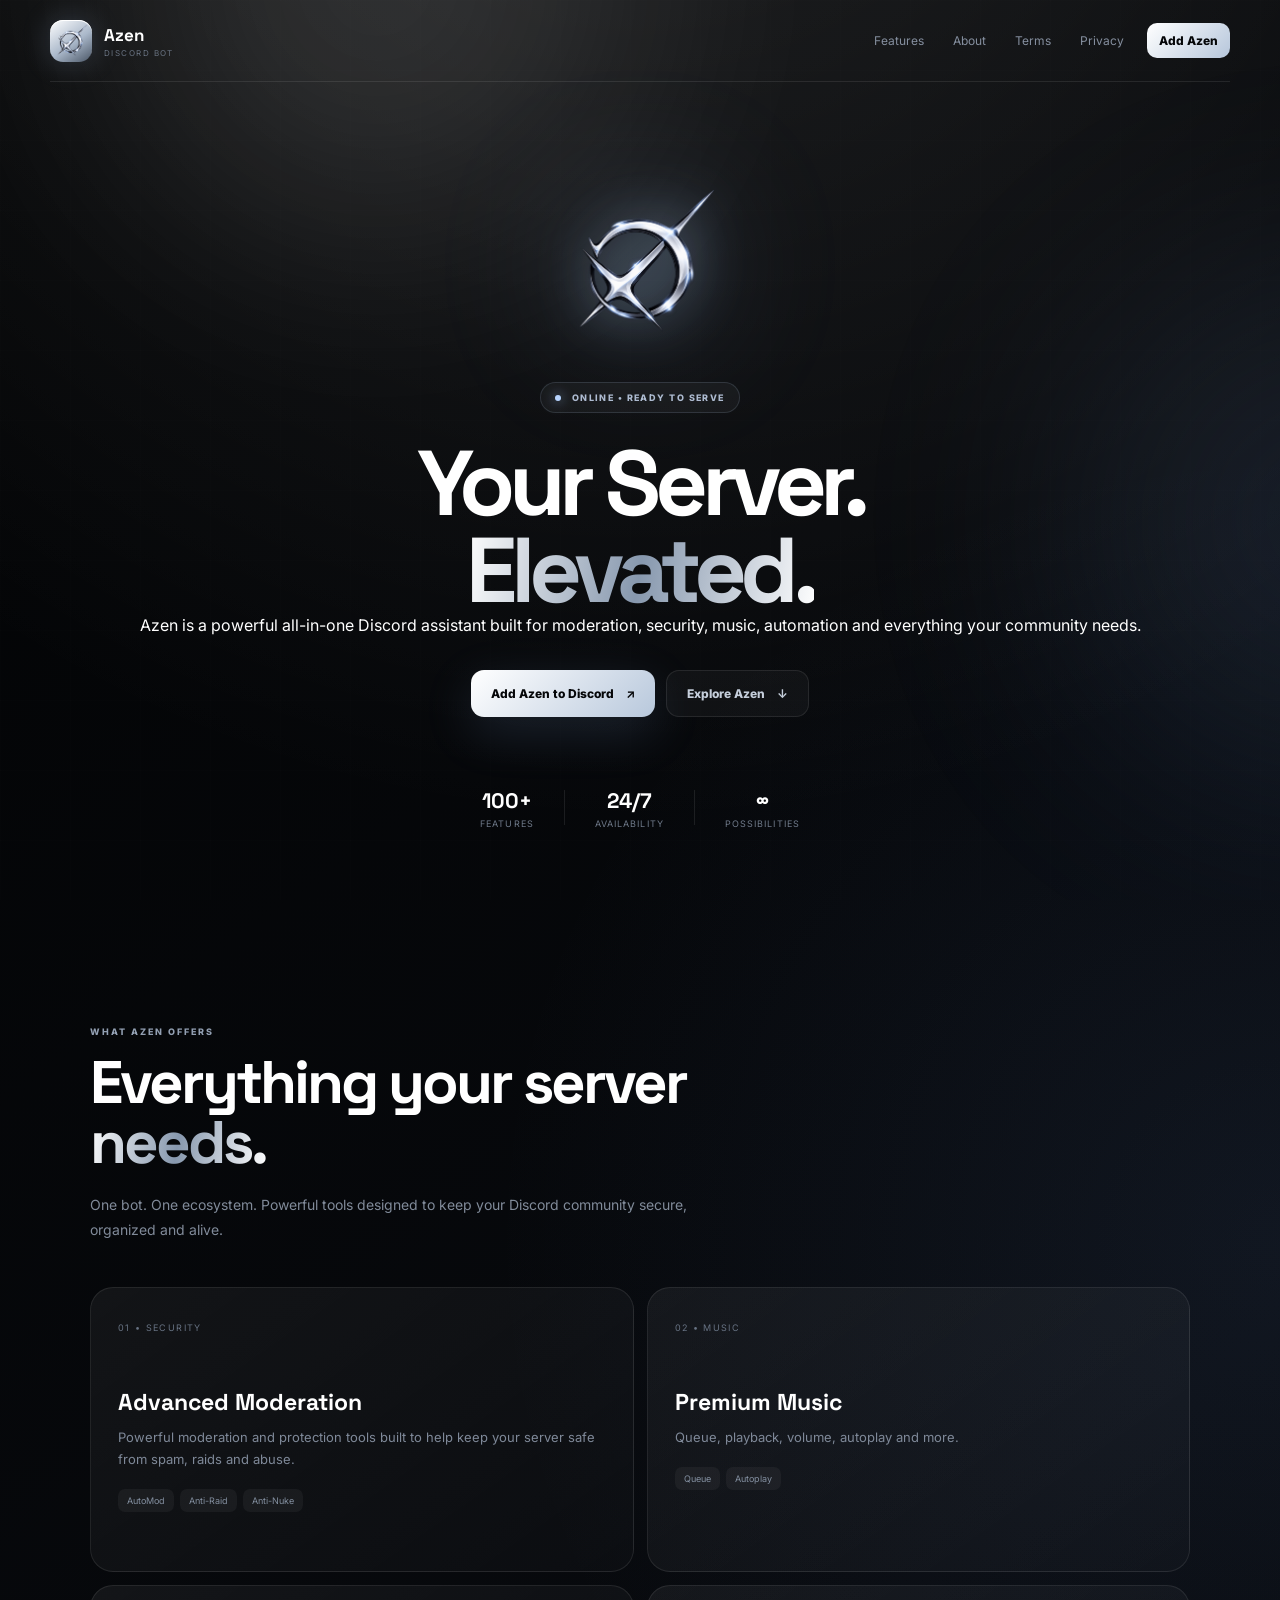
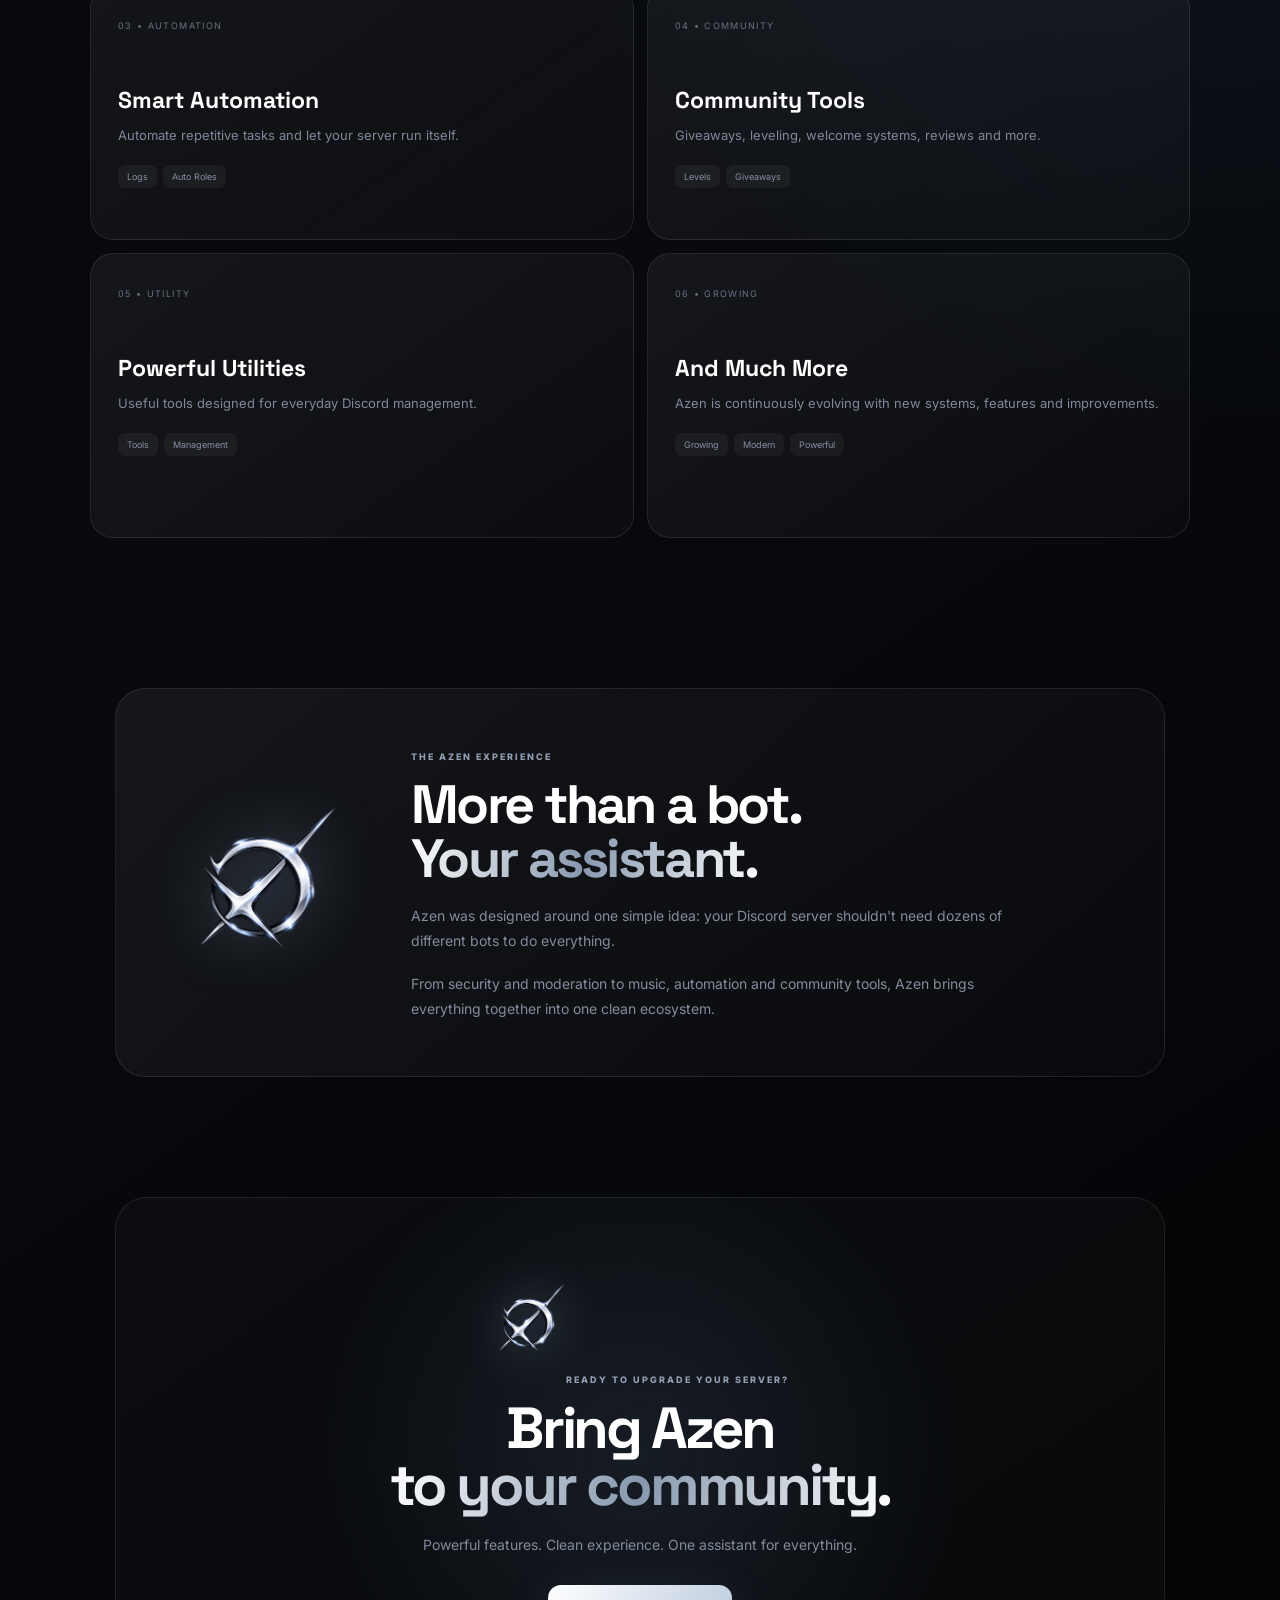
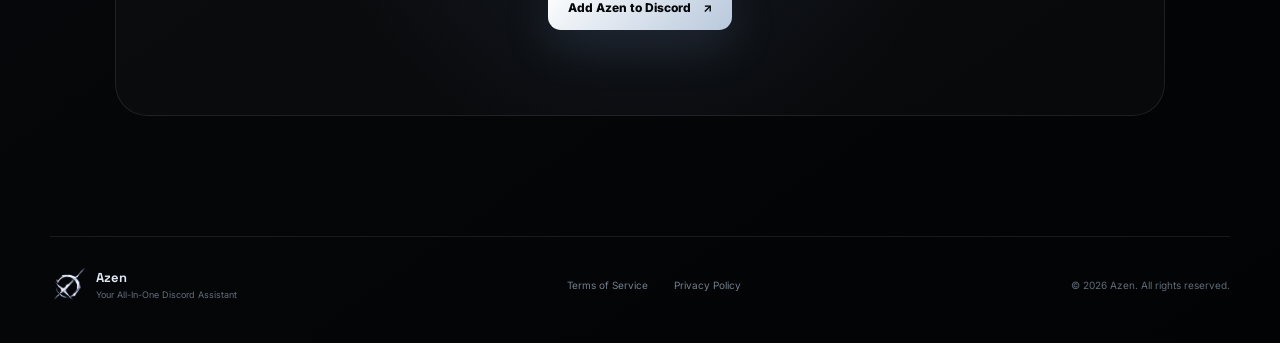
<file: index.html>
<!DOCTYPE html><html lang="en"><head><meta charset="UTF-8"><meta name="viewport" content="width=device-width,initial-scale=1.0"><meta name="theme-color" content="#050609"><meta name="description" content="Azen — Your All-In-One Discord Assistant"><title>Azen — Your All-In-One Discord Assistant</title><link rel="stylesheet" href="style.css"></head><body><div class="bg"><div class="grid"></div><div class="glow g1"></div><div class="glow g2"></div></div><header class="navbar"><a class="brand" href="index.html"><div class="brand-logo"><img src="azen-logo.png" alt="Azen"></div><div><strong>Azen</strong><small>DISCORD BOT</small></div></a><nav><a href="#features">Features</a><a href="#about">About</a><a href="terms.html">Terms</a><a href="privacy.html">Privacy</a><a class="nav-cta" href="https://discord.com/oauth2/authorize?client_id=1546434739647287376&permissions=8&integration_type=0&scope=bot" target="_blank">Add Azen</a></nav></header><main><section class="hero"><div class="hero-logo"><span></span><img src="azen-logo.png" alt="Azen Logo"></div><div class="status"><i></i> ONLINE • READY TO SERVE</div><h1>Your Server.<br><em>Elevated.</em></h1><p>Azen is a powerful all-in-one Discord assistant built for moderation, security, music, automation and everything your community needs.</p><div class="actions"><a class="btn primary" href="https://discord.com/oauth2/authorize?client_id=1546434739647287376&permissions=8&integration_type=0&scope=bot" target="_blank">Add Azen to Discord <b>↗</b></a><a class="btn secondary" href="#features">Explore Azen <b>↓</b></a></div><div class="stats"><div><b>100+</b><span>Features</span></div><i></i><div><b>24/7</b><span>Availability</span></div><i></i><div><b>∞</b><span>Possibilities</span></div></div></section><section id="features" class="section"><div class="heading"><small>WHAT AZEN OFFERS</small><h2>Everything your server <em>needs.</em></h2><p>One bot. One ecosystem. Powerful tools designed to keep your Discord community secure, organized and alive.</p></div><div class="cards"><article class="card wide"><label>01 • SECURITY</label><h3>Advanced Moderation</h3><p>Powerful moderation and protection tools built to help keep your server safe from spam, raids and abuse.</p><div><mark>AutoMod</mark><mark>Anti-Raid</mark><mark>Anti-Nuke</mark></div></article><article class="card"><label>02 • MUSIC</label><h3>Premium Music</h3><p>Queue, playback, volume, autoplay and more.</p><div><mark>Queue</mark><mark>Autoplay</mark></div></article><article class="card"><label>03 • AUTOMATION</label><h3>Smart Automation</h3><p>Automate repetitive tasks and let your server run itself.</p><div><mark>Logs</mark><mark>Auto Roles</mark></div></article><article class="card"><label>04 • COMMUNITY</label><h3>Community Tools</h3><p>Giveaways, leveling, welcome systems, reviews and more.</p><div><mark>Levels</mark><mark>Giveaways</mark></div></article><article class="card"><label>05 • UTILITY</label><h3>Powerful Utilities</h3><p>Useful tools designed for everyday Discord management.</p><div><mark>Tools</mark><mark>Management</mark></div></article><article class="card wide"><label>06 • GROWING</label><h3>And Much More</h3><p>Azen is continuously evolving with new systems, features and improvements.</p><div><mark>Growing</mark><mark>Modern</mark><mark>Powerful</mark></div></article></div></section><section id="about" class="about"><div class="about-logo"><img src="azen-logo.png" alt="Azen"></div><div><small>THE AZEN EXPERIENCE</small><h2>More than a bot.<br><em>Your assistant.</em></h2><p>Azen was designed around one simple idea: your Discord server shouldn't need dozens of different bots to do everything.</p><p>From security and moderation to music, automation and community tools, Azen brings everything together into one clean ecosystem.</p></div></section><section class="cta"><img src="azen-logo.png" alt="Azen"><small>READY TO UPGRADE YOUR SERVER?</small><h2>Bring Azen<br><em>to your community.</em></h2><p>Powerful features. Clean experience. One assistant for everything.</p><a class="btn primary" href="https://discord.com/oauth2/authorize?client_id=1546434739647287376&permissions=8&integration_type=0&scope=bot" target="_blank">Add Azen to Discord <b>↗</b></a></section></main><footer><div class="footer-brand"><img src="azen-logo.png" alt="Azen"><div><strong>Azen</strong><span>Your All-In-One Discord Assistant</span></div></div><div class="footer-links"><a href="terms.html">Terms of Service</a><a href="privacy.html">Privacy Policy</a></div><span>© 2026 Azen. All rights reserved.</span></footer></body></html>
</file>
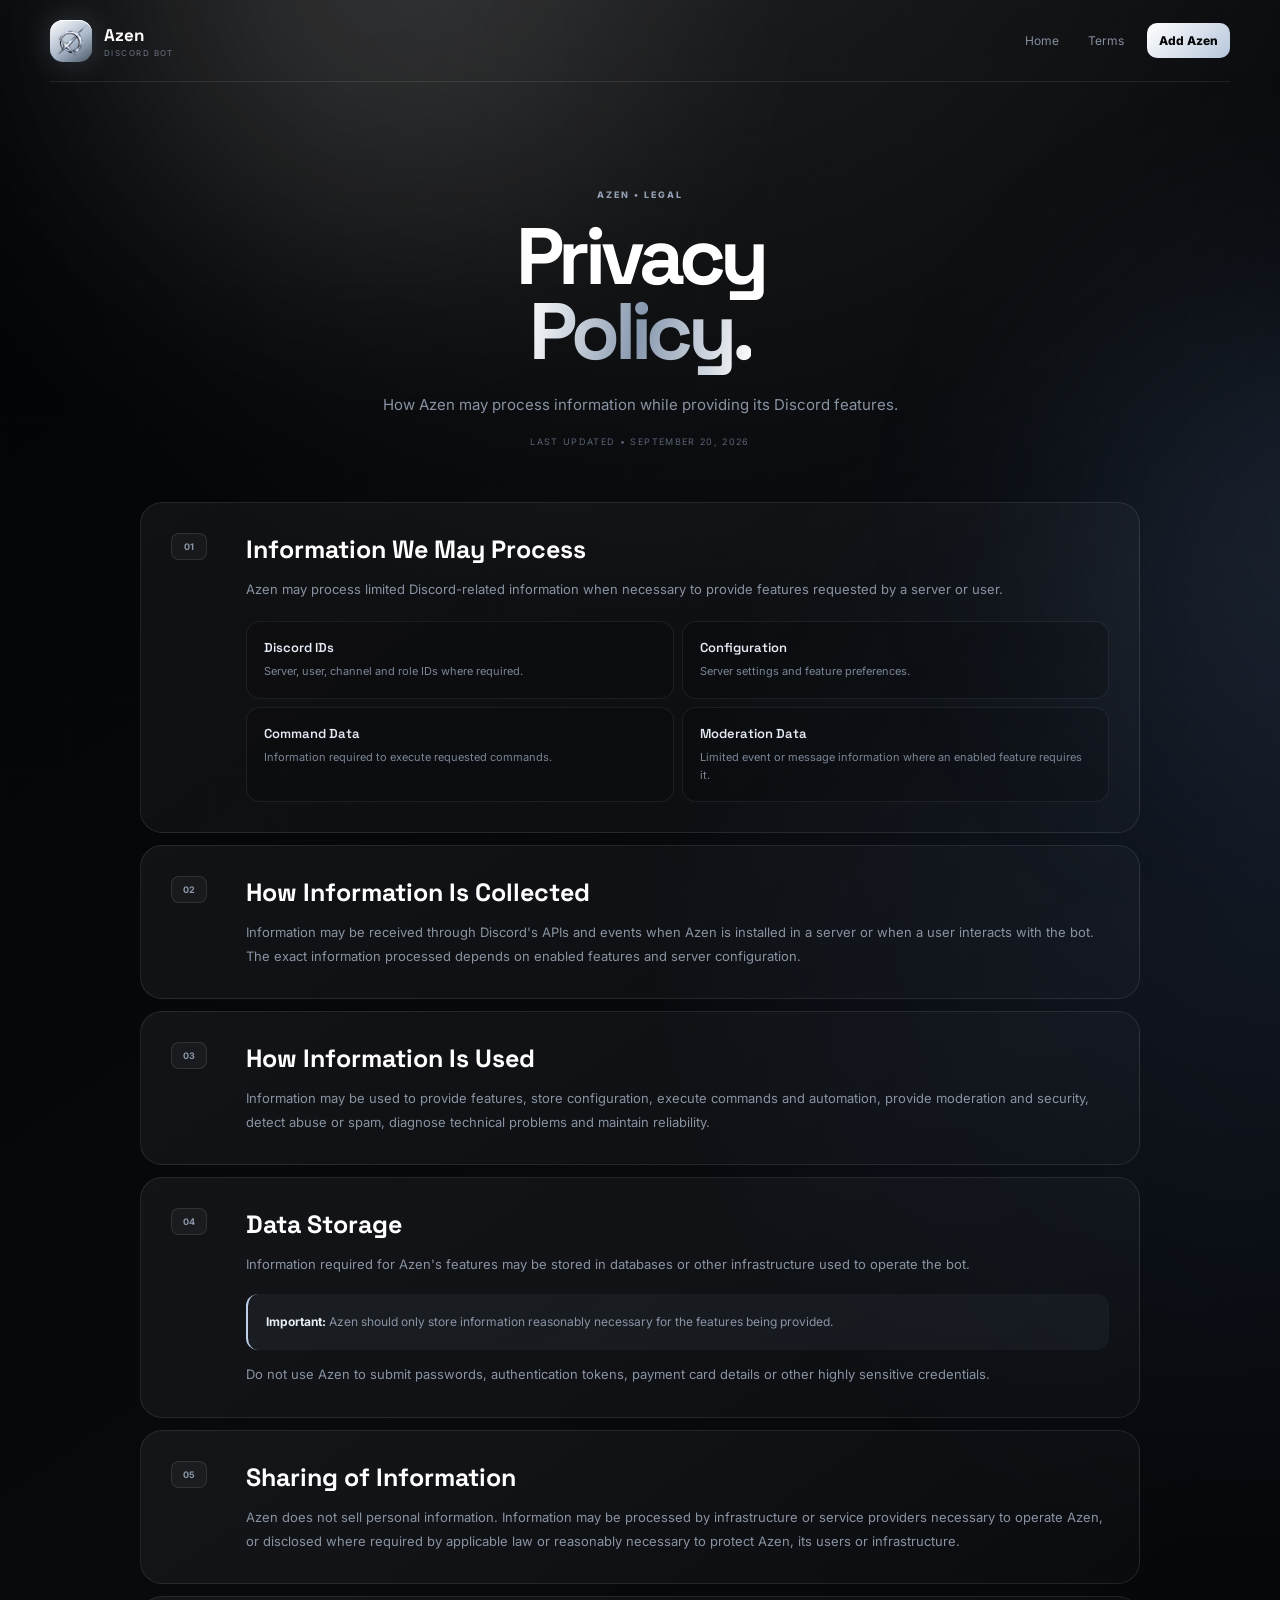
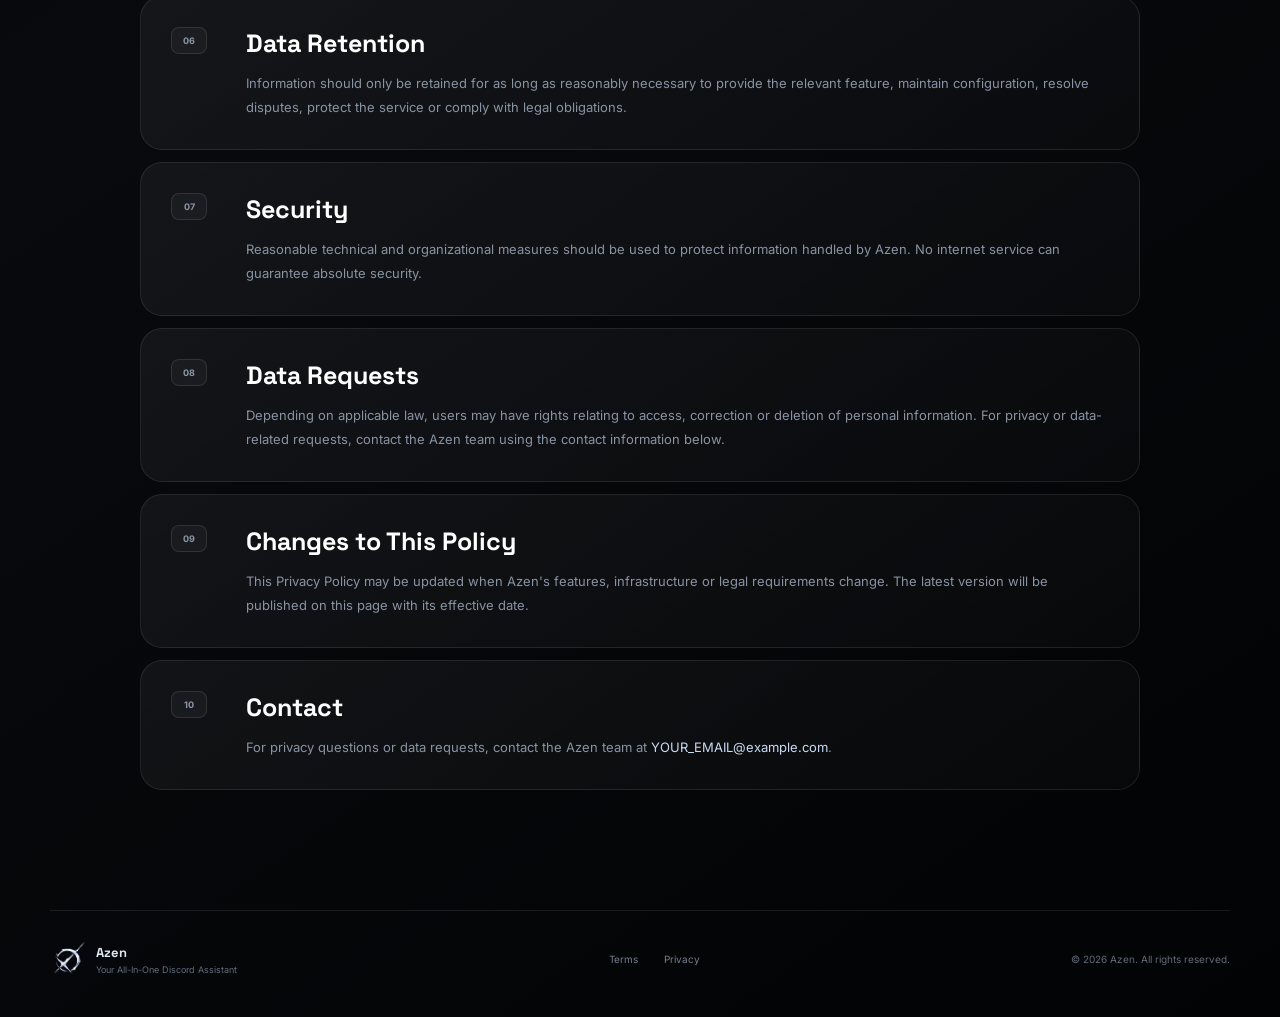
<file: privacy.html>
<!DOCTYPE html><html lang="en"><head><meta charset="UTF-8"><meta name="viewport" content="width=device-width,initial-scale=1.0"><meta name="theme-color" content="#050609"><title>Azen — Privacy Policy</title><link rel="stylesheet" href="style.css"></head><body><div class="bg"><div class="grid"></div><div class="glow g1"></div><div class="glow g2"></div></div><header class="navbar"><a class="brand" href="index.html"><div class="brand-logo"><img src="azen-logo.png" alt="Azen"></div><div><strong>Azen</strong><small>DISCORD BOT</small></div></a><nav><a href="index.html">Home</a><a href="terms.html">Terms</a><a class="nav-cta" href="https://discord.com/oauth2/authorize?client_id=1546434739647287376&permissions=8&integration_type=0&scope=bot" target="_blank">Add Azen</a></nav></header><main class="legal"><header><small>AZEN • LEGAL</small><h1>Privacy<br><em>Policy.</em></h1><p>How Azen may process information while providing its Discord features.</p><span>LAST UPDATED • SEPTEMBER 20, 2026</span></header><div class="legal-list"><section><b>01</b><div><h2>Information We May Process</h2><p>Azen may process limited Discord-related information when necessary to provide features requested by a server or user.</p><div class="data"><div><strong>Discord IDs</strong><span>Server, user, channel and role IDs where required.</span></div><div><strong>Configuration</strong><span>Server settings and feature preferences.</span></div><div><strong>Command Data</strong><span>Information required to execute requested commands.</span></div><div><strong>Moderation Data</strong><span>Limited event or message information where an enabled feature requires it.</span></div></div></div></section><section><b>02</b><div><h2>How Information Is Collected</h2><p>Information may be received through Discord's APIs and events when Azen is installed in a server or when a user interacts with the bot. The exact information processed depends on enabled features and server configuration.</p></div></section><section><b>03</b><div><h2>How Information Is Used</h2><p>Information may be used to provide features, store configuration, execute commands and automation, provide moderation and security, detect abuse or spam, diagnose technical problems and maintain reliability.</p></div></section><section><b>04</b><div><h2>Data Storage</h2><p>Information required for Azen's features may be stored in databases or other infrastructure used to operate the bot.</p><aside><strong>Important:</strong> Azen should only store information reasonably necessary for the features being provided.</aside><p>Do not use Azen to submit passwords, authentication tokens, payment card details or other highly sensitive credentials.</p></div></section><section><b>05</b><div><h2>Sharing of Information</h2><p>Azen does not sell personal information. Information may be processed by infrastructure or service providers necessary to operate Azen, or disclosed where required by applicable law or reasonably necessary to protect Azen, its users or infrastructure.</p></div></section><section><b>06</b><div><h2>Data Retention</h2><p>Information should only be retained for as long as reasonably necessary to provide the relevant feature, maintain configuration, resolve disputes, protect the service or comply with legal obligations.</p></div></section><section><b>07</b><div><h2>Security</h2><p>Reasonable technical and organizational measures should be used to protect information handled by Azen. No internet service can guarantee absolute security.</p></div></section><section><b>08</b><div><h2>Data Requests</h2><p>Depending on applicable law, users may have rights relating to access, correction or deletion of personal information. For privacy or data-related requests, contact the Azen team using the contact information below.</p></div></section><section><b>09</b><div><h2>Changes to This Policy</h2><p>This Privacy Policy may be updated when Azen's features, infrastructure or legal requirements change. The latest version will be published on this page with its effective date.</p></div></section><section><b>10</b><div><h2>Contact</h2><p>For privacy questions or data requests, contact the Azen team at <a href="mailto:YOUR_EMAIL@example.com">YOUR_EMAIL@example.com</a>.</p></div></section></div></main><footer><div class="footer-brand"><img src="azen-logo.png" alt="Azen"><div><strong>Azen</strong><span>Your All-In-One Discord Assistant</span></div></div><div class="footer-links"><a href="terms.html">Terms</a><a href="privacy.html">Privacy</a></div><span>© 2026 Azen. All rights reserved.</span></footer></body></html>
</file>
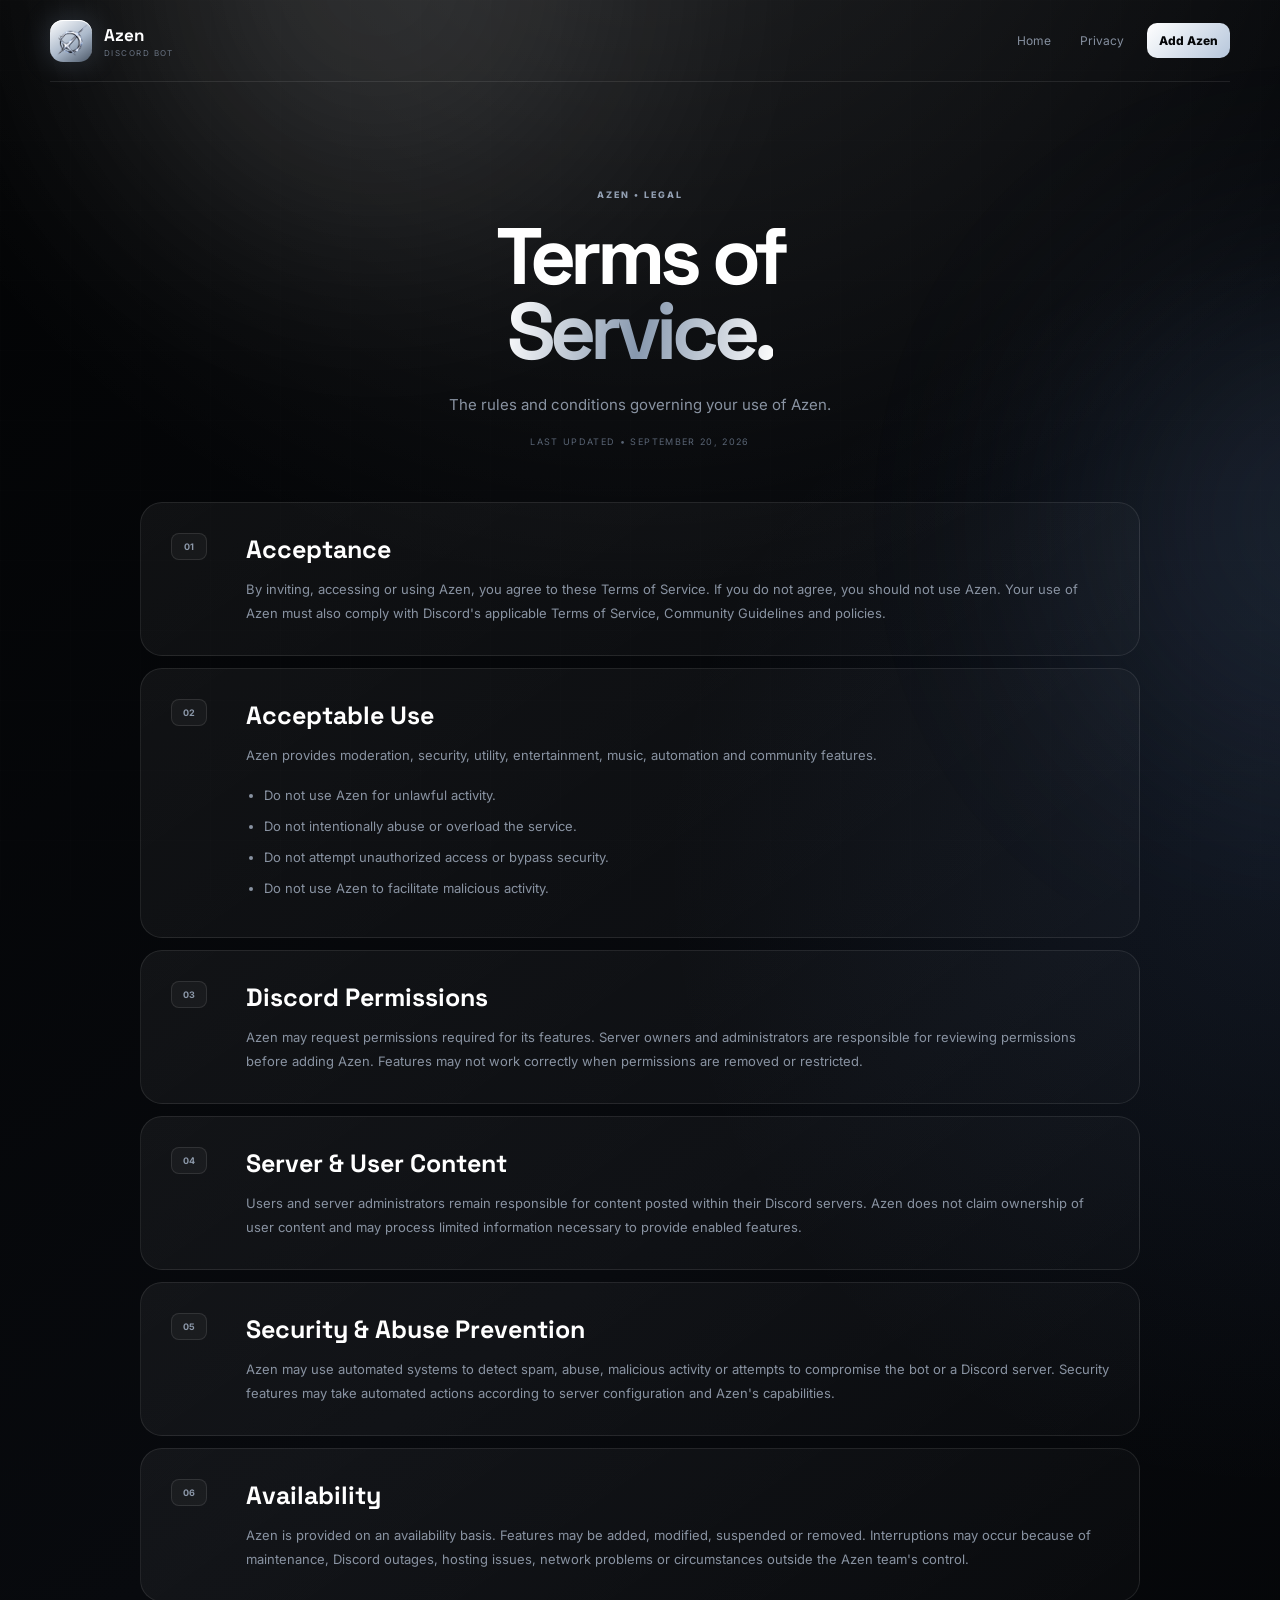
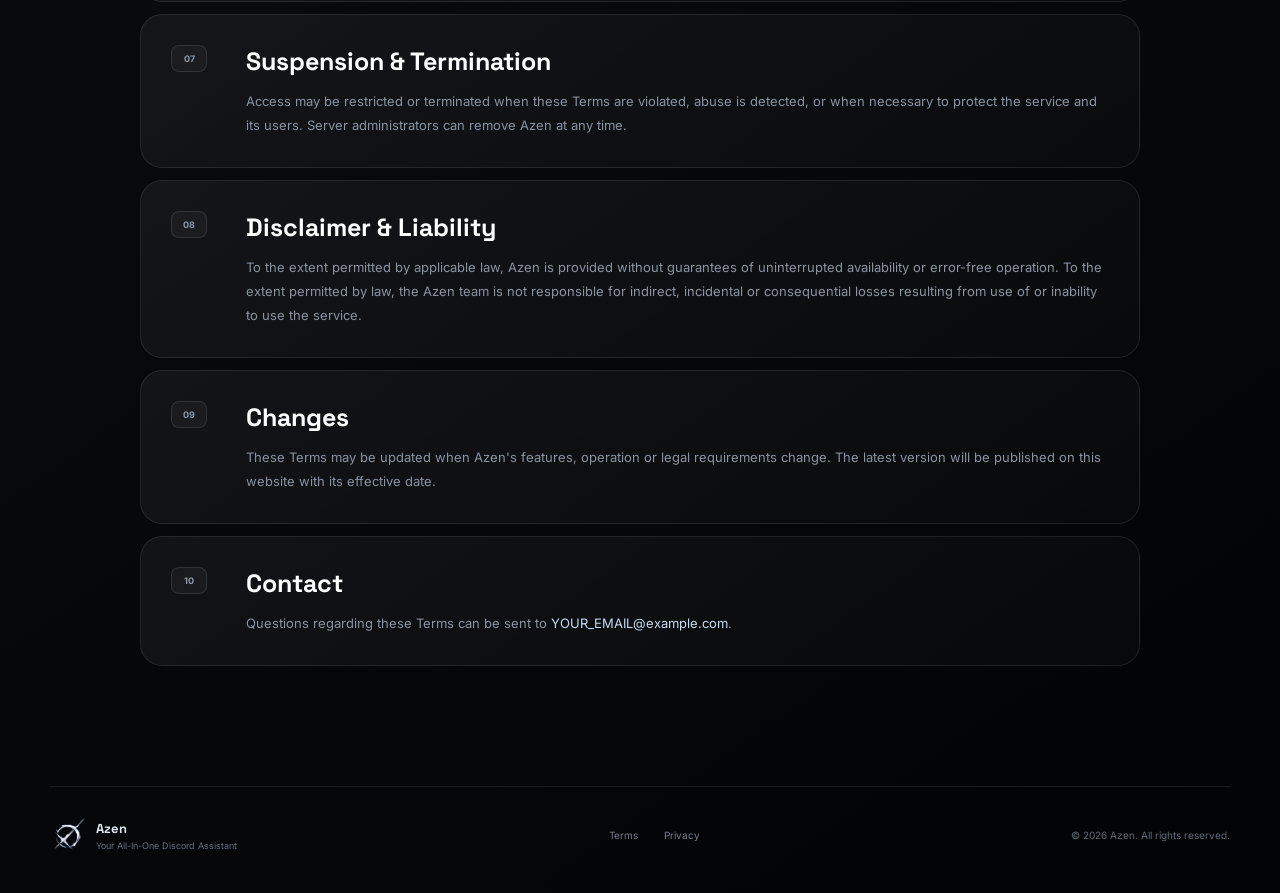
<file: terms.html>
<!DOCTYPE html><html lang="en"><head><meta charset="UTF-8"><meta name="viewport" content="width=device-width,initial-scale=1.0"><meta name="theme-color" content="#050609"><title>Azen — Terms of Service</title><link rel="stylesheet" href="style.css"></head><body><div class="bg"><div class="grid"></div><div class="glow g1"></div><div class="glow g2"></div></div><header class="navbar"><a class="brand" href="index.html"><div class="brand-logo"><img src="azen-logo.png" alt="Azen"></div><div><strong>Azen</strong><small>DISCORD BOT</small></div></a><nav><a href="index.html">Home</a><a href="privacy.html">Privacy</a><a class="nav-cta" href="https://discord.com/oauth2/authorize?client_id=1546434739647287376&permissions=8&integration_type=0&scope=bot" target="_blank">Add Azen</a></nav></header><main class="legal"><header><small>AZEN • LEGAL</small><h1>Terms of<br><em>Service.</em></h1><p>The rules and conditions governing your use of Azen.</p><span>LAST UPDATED • SEPTEMBER 20, 2026</span></header><div class="legal-list"><section><b>01</b><div><h2>Acceptance</h2><p>By inviting, accessing or using Azen, you agree to these Terms of Service. If you do not agree, you should not use Azen. Your use of Azen must also comply with Discord's applicable Terms of Service, Community Guidelines and policies.</p></div></section><section><b>02</b><div><h2>Acceptable Use</h2><p>Azen provides moderation, security, utility, entertainment, music, automation and community features.</p><ul><li>Do not use Azen for unlawful activity.</li><li>Do not intentionally abuse or overload the service.</li><li>Do not attempt unauthorized access or bypass security.</li><li>Do not use Azen to facilitate malicious activity.</li></ul></div></section><section><b>03</b><div><h2>Discord Permissions</h2><p>Azen may request permissions required for its features. Server owners and administrators are responsible for reviewing permissions before adding Azen. Features may not work correctly when permissions are removed or restricted.</p></div></section><section><b>04</b><div><h2>Server & User Content</h2><p>Users and server administrators remain responsible for content posted within their Discord servers. Azen does not claim ownership of user content and may process limited information necessary to provide enabled features.</p></div></section><section><b>05</b><div><h2>Security & Abuse Prevention</h2><p>Azen may use automated systems to detect spam, abuse, malicious activity or attempts to compromise the bot or a Discord server. Security features may take automated actions according to server configuration and Azen's capabilities.</p></div></section><section><b>06</b><div><h2>Availability</h2><p>Azen is provided on an availability basis. Features may be added, modified, suspended or removed. Interruptions may occur because of maintenance, Discord outages, hosting issues, network problems or circumstances outside the Azen team's control.</p></div></section><section><b>07</b><div><h2>Suspension & Termination</h2><p>Access may be restricted or terminated when these Terms are violated, abuse is detected, or when necessary to protect the service and its users. Server administrators can remove Azen at any time.</p></div></section><section><b>08</b><div><h2>Disclaimer & Liability</h2><p>To the extent permitted by applicable law, Azen is provided without guarantees of uninterrupted availability or error-free operation. To the extent permitted by law, the Azen team is not responsible for indirect, incidental or consequential losses resulting from use of or inability to use the service.</p></div></section><section><b>09</b><div><h2>Changes</h2><p>These Terms may be updated when Azen's features, operation or legal requirements change. The latest version will be published on this website with its effective date.</p></div></section><section><b>10</b><div><h2>Contact</h2><p>Questions regarding these Terms can be sent to <a href="mailto:YOUR_EMAIL@example.com">YOUR_EMAIL@example.com</a>.</p></div></section></div></main><footer><div class="footer-brand"><img src="azen-logo.png" alt="Azen"><div><strong>Azen</strong><span>Your All-In-One Discord Assistant</span></div></div><div class="footer-links"><a href="terms.html">Terms</a><a href="privacy.html">Privacy</a></div><span>© 2026 Azen. All rights reserved.</span></footer></body></html>
</file>
<file: style.css>
@import url('https://fonts.googleapis.com/css2?family=Inter:wght@400;500;600;700;800&family=Space+Grotesk:wght@500;600;700&display=swap');
:root{--bg:#030405;--line:rgba(255,255,255,.09);--white:#fff;--muted:#8993a3;--panel:rgba(255,255,255,.045)}*{box-sizing:border-box;margin:0;padding:0}html{scroll-behavior:smooth}body{min-height:100vh;color:#fff;font-family:Inter,sans-serif;overflow-x:hidden;background:radial-gradient(circle at 50% -10%,rgba(255,255,255,.12),transparent 30%),radial-gradient(circle at 100% 35%,rgba(110,155,230,.09),transparent 30%),linear-gradient(145deg,#020304,#080a0e 50%,#020304)}body:before{content:"";position:fixed;inset:0;pointer-events:none;background-image:linear-gradient(rgba(255,255,255,.025) 1px,transparent 1px),linear-gradient(90deg,rgba(255,255,255,.025) 1px,transparent 1px);background-size:70px 70px;opacity:.4;z-index:-5}.bg{position:fixed;inset:0;pointer-events:none;overflow:hidden;z-index:-4}.glow{position:absolute;width:500px;height:500px;border-radius:50%;filter:blur(130px);opacity:.12}.g1{top:-270px;left:10%;background:#fff}.g2{right:-300px;top:30%;background:#8bb5f4}.navbar{width:min(1180px,calc(100% - 40px));height:82px;margin:auto;display:flex;align-items:center;justify-content:space-between;border-bottom:1px solid var(--line);position:relative;z-index:5}.brand{display:flex;align-items:center;gap:12px;color:#fff;text-decoration:none}.brand-logo{width:42px;height:42px;padding:4px;border-radius:13px;display:grid;place-items:center;background:linear-gradient(145deg,#fff,#aab8ca 55%,#4a5666);box-shadow:0 0 30px rgba(180,210,255,.2),inset 0 1px #fff}.brand-logo img{width:100%;height:100%;object-fit:contain}.brand strong{display:block;font:700 17px 'Space Grotesk',sans-serif}.brand small{display:block;color:#687281;font-size:8px;letter-spacing:.18em;margin-top:2px}nav{display:flex;align-items:center;gap:5px}nav a{color:#858f9f;text-decoration:none;font-size:12px;padding:10px 12px;border-radius:10px;transition:.2s}nav a:hover{color:#fff;background:rgba(255,255,255,.06)}.nav-cta{margin-left:6px;color:#050608!important;font-weight:800;background:linear-gradient(135deg,#fff,#b6c6db)!important}.hero{min-height:800px;width:min(1050px,calc(100% - 40px));margin:auto;padding:95px 0 100px;text-align:center;display:flex;flex-direction:column;align-items:center}.hero-logo{position:relative;width:175px;height:175px;display:grid;place-items:center;margin-bottom:30px}.hero-logo img{width:155px;height:155px;object-fit:contain;position:relative;z-index:2;filter:drop-shadow(0 0 28px rgba(180,215,255,.48))}.hero-logo span{position:absolute;width:130px;height:130px;border-radius:50%;background:#a9c9ff;filter:blur(80px);opacity:.2}.status{border:1px solid rgba(190,215,250,.14);background:rgba(255,255,255,.035);padding:9px 14px;border-radius:100px;color:#aebbd0;font-size:9px;font-weight:800;letter-spacing:.16em}.status i{display:inline-block;width:6px;height:6px;border-radius:50%;background:#b8d5ff;box-shadow:0 0 13px #9ec3ff;margin-right:7px}.hero h1{margin-top:27px;font:700 clamp(52px,8vw,92px)/.95 'Space Grotesk',sans-serif;letter-spacing:-.07em}.hero em,.heading em,.about em,.cta em,.legal h1 em{font-style:normal;background:linear-gradient(100deg,#fff,#8798ae 50%,#fff);-webkit-background-clip:text;color:transparent}.hero-text{max-width:650px;margin-top:27px;color:#8c96a5;font-size:15px;line-height:1.8}.actions{display:flex;gap:11px;margin-top:35px}.btn{display:flex;align-items:center;gap:12px;padding:15px 20px;border-radius:13px;text-decoration:none;font-size:12px;font-weight:800;transition:.25s}.primary{color:#050608;background:linear-gradient(135deg,#fff,#b8c8dc);box-shadow:0 15px 50px rgba(145,185,245,.15)}.primary:hover{transform:translateY(-3px);box-shadow:0 20px 65px rgba(145,185,245,.25)}.secondary{color:#c5cedb;border:1px solid var(--line);background:rgba(255,255,255,.035)}.secondary:hover{color:#fff;background:rgba(255,255,255,.07)}.stats{display:flex;align-items:center;gap:30px;margin-top:70px}.stats div{display:flex;flex-direction:column;gap:4px}.stats b{font:700 21px 'Space Grotesk',sans-serif}.stats span{font-size:9px;text-transform:uppercase;letter-spacing:.12em;color:#707b8b}.stats>i{width:1px;height:35px;background:var(--line)}.section{width:min(1100px,calc(100% - 40px));margin:auto;padding:90px 0 120px}.heading{max-width:650px;margin-bottom:45px}.heading small,.about small,.cta small,.legal header>small{color:#929fb2;font-size:9px;font-weight:800;letter-spacing:.22em}.heading h2{margin-top:14px;font:700 clamp(40px,5vw,60px)/1 'Space Grotesk',sans-serif;letter-spacing:-.05em}.heading p{margin-top:19px;color:#818b9a;font-size:14px;line-height:1.8}.cards{display:grid;grid-template-columns:repeat(2,1fr);gap:13px}.card{min-height:255px;padding:27px;border:1px solid var(--line);border-radius:23px;background:linear-gradient(145deg,rgba(255,255,255,.055),rgba(255,255,255,.018));position:relative;overflow:hidden;transition:.25s}.card:hover{transform:translateY(-5px);border-color:rgba(210,225,250,.2)}.card.wide{min-height:285px}.card label{color:#687384;font-size:9px;letter-spacing:.15em}.card h3{margin-top:52px;font:700 23px 'Space Grotesk',sans-serif}.card p{margin-top:9px;color:#7f8999;font-size:13px;line-height:1.7}.card div{display:flex;gap:6px;margin-top:19px}.card mark{background:rgba(255,255,255,.045);color:#8490a1;padding:6px 9px;border-radius:7px;font-size:9px}.about{width:min(1050px,calc(100% - 40px));margin:30px auto 120px;padding:55px;display:flex;align-items:center;gap:60px;border:1px solid var(--line);border-radius:30px;background:linear-gradient(135deg,rgba(255,255,255,.055),rgba(255,255,255,.018))}.about-logo{width:180px;height:180px;flex:0 0 180px;display:grid;place-items:center}.about-logo img{width:155px;height:155px;object-fit:contain;filter:drop-shadow(0 0 30px rgba(170,205,255,.3))}.about h2{margin-top:14px;font:700 clamp(36px,5vw,54px)/1 'Space Grotesk',sans-serif;letter-spacing:-.05em}.about p{margin-top:17px;color:#838d9d;font-size:14px;line-height:1.8;max-width:620px}.cta{width:min(1050px,calc(100% - 40px));margin:0 auto 120px;padding:85px 25px;text-align:center;border:1px solid var(--line);border-radius:32px;background:radial-gradient(circle at center,rgba(140,180,245,.1),transparent 55%),rgba(255,255,255,.025)}.cta img{width:75px;height:75px;object-fit:contain;filter:drop-shadow(0 0 25px rgba(170,210,255,.4));margin-bottom:25px}.cta h2{margin-top:13px;font:700 clamp(40px,5vw,58px)/.98 'Space Grotesk',sans-serif;letter-spacing:-.055em}.cta p{max-width:500px;margin:18px auto 28px;color:#828c9c;font-size:14px;line-height:1.8}.cta .btn{width:max-content;margin:auto}footer{width:min(1180px,calc(100% - 40px));margin:auto;padding:30px 0 40px;border-top:1px solid var(--line);display:flex;align-items:center;justify-content:space-between;gap:25px;color:#616b79;font-size:10px}.footer-brand{display:flex;align-items:center;gap:10px}.footer-brand img{width:36px;height:36px;object-fit:contain}.footer-brand strong{display:block;color:#dfe7f1;font:700 13px 'Space Grotesk',sans-serif}.footer-brand span{display:block;margin-top:3px;color:#626d7c;font-size:9px}.footer-links{display:flex;gap:6px}.footer-links a{color:#747e8d;text-decoration:none;padding:8px 10px;border-radius:8px}.footer-links a:hover{color:#fff;background:rgba(255,255,255,.05)}.legal{width:min(1000px,calc(100% - 40px));margin:auto;padding:100px 0 120px}.legal>header{text-align:center;margin-bottom:55px}.legal h1{margin-top:17px;font:700 clamp(50px,7vw,80px)/.94 'Space Grotesk',sans-serif;letter-spacing:-.065em}.legal header p{max-width:600px;margin:22px auto 0;color:#8993a2;font-size:15px;line-height:1.8}.legal header>span{display:block;margin-top:18px;color:#596474;font-size:9px;letter-spacing:.15em}.legal-list{display:flex;flex-direction:column;gap:12px}.legal-list section{display:grid;grid-template-columns:55px 1fr;gap:20px;padding:30px;border:1px solid var(--line);border-radius:22px;background:linear-gradient(145deg,rgba(255,255,255,.05),rgba(255,255,255,.018));transition:.25s}.legal-list section:hover{transform:translateY(-2px);border-color:rgba(210,225,250,.17)}.legal-list section>b{width:36px;height:27px;border:1px solid rgba(255,255,255,.1);border-radius:8px;display:grid;place-items:center;color:#8c98a9;background:rgba(255,255,255,.035);font-size:9px}.legal-list h2{font:700 25px 'Space Grotesk',sans-serif}.legal-list p,.legal-list li{color:#8993a2;font-size:13px;line-height:1.85}.legal-list p{margin-top:12px}.legal-list ul{margin:15px 0 0;padding-left:18px}.legal-list li{margin:7px 0}.data{display:grid;grid-template-columns:repeat(2,1fr);gap:8px;margin-top:20px}.data div{padding:17px;border:1px solid rgba(255,255,255,.07);border-radius:14px;background:rgba(0,0,0,.15)}.data strong{display:block;color:#e5ebf4;font:600 13px 'Space Grotesk',sans-serif}.data span{display:block;margin-top:6px;color:#7b8696;font-size:11px;line-height:1.65}.legal aside{margin-top:18px;padding:18px;border-left:2px solid #bcd0ea;border-radius:12px;background:rgba(180,205,240,.045);color:#8994a4;font-size:12px;line-height:1.7}.legal aside strong{color:#e6edf6}.legal a{color:#c8daf3;text-decoration:none}.legal a:hover{color:#fff;text-decoration:underline}@media(max-width:760px){.navbar{width:calc(100% - 28px);height:70px}nav a{display:none}nav .nav-cta{display:block}.hero{width:calc(100% - 28px);padding-top:65px;min-height:auto}.hero-logo{width:140px;height:140px}.hero-logo img{width:125px;height:125px}.hero h1{font-size:51px}.hero-text{font-size:13px}.actions{width:100%;flex-direction:column}.btn{justify-content:center}.stats{gap:15px;margin-top:55px}.stats b{font-size:18px}.section,.about,.cta,.legal{width:calc(100% - 28px)}.section{padding-top:70px}.cards{grid-template-columns:1fr}.card,.card.wide{min-height:240px}.about{padding:35px 25px;display:block;text-align:center}.about-logo{margin:auto;width:130px;height:130px}.about-logo img{width:115px;height:115px}.about h2{margin-top:25px}.legal{padding-top:70px}.legal>header{text-align:left}.legal header p{margin-left:0}.legal-list section{grid-template-columns:1fr;padding:24px 20px}.data{grid-template-columns:1fr}footer{width:calc(100% - 28px);flex-direction:column;align-items:flex-start}}
</file>
